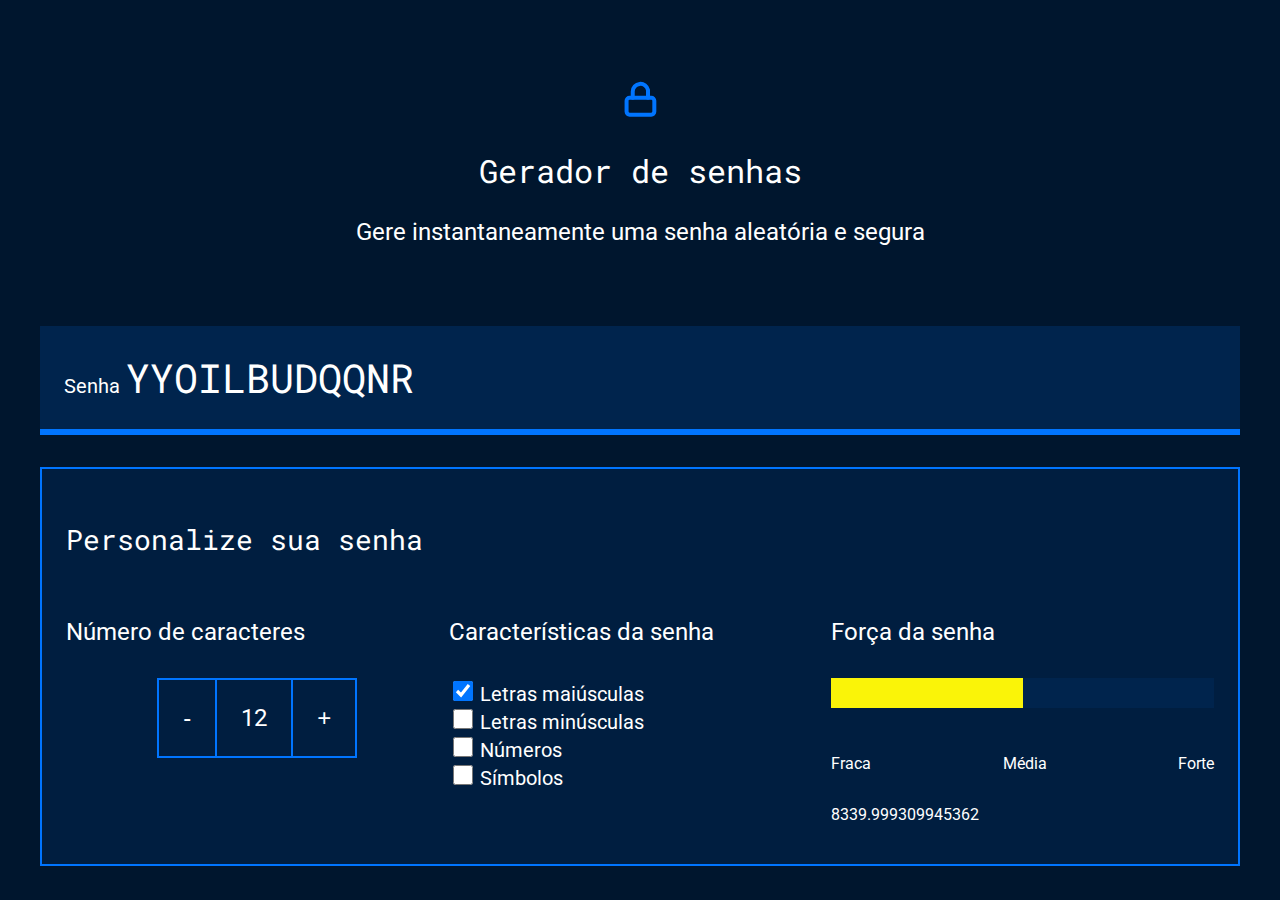
<file: index.html>
<!DOCTYPE html>
<html lang="pt-br">

<head>
    <meta charset="UTF-8">
    <meta name="viewport" content="width=device-width, initial-scale=1.0">
    <title>Gerador de senha</title>
    <link rel="stylesheet" href="style.css">
</head>

<body>
    <section class="conteudo">
        <div class="conteudo-titulo">
            <img src="unlock.svg" alt="cadeado fechado">
            <h2 class="titulo-principal">Gerador de senhas</h2>
            <h3 class="titulo-secundario">Gere instantaneamente uma senha aleatória e segura</h3>
        </div>
        <div class="conteudo-senha">
            <label for="senha">Senha</label>
            <input name="senha" type="text" id="campo-senha" readonly>
        </div>
        <div class="parametro">
            <h3 class="parametro-titulo">Personalize sua senha</h3>
            <div class="parametro-coluna__senha">
                <div class="parametro-senha">
                    <h4 class="parametro-senha__titulo">Número de caracteres</h4>
                    <div class="parametro-senha-botoes">
                        <button class="parametro-senha__botao">-</button>
                        <p class="parametro-senha__texto">12</p>
                        <button class="parametro-senha__botao">+</button>
                    </div>
                </div>               
                <div class="parametro-senha">
                    <h4 class="parametro-senha__titulo">Características da senha</h4>
                    <div class="parametro-senha-checkbox">
                        <input name="maiusculo" type="checkbox" class="checkbox" checked>
                        <label for="maiusculo">Letras maiúsculas</label>
                    </div>
                    <div class="parametro-senha-checkbox">
                        <input name="minusculo" type="checkbox" class="checkbox">
                        <label for="minusculo">Letras minúsculas</label>
                    </div>
                    <div class="parametro-senha-checkbox">
                        <input name="numero" type="checkbox" class="checkbox">
                        <label for="numero">Números</label>
                    </div>
                    <div class="parametro-senha-checkbox">
                        <input name="simbolo" type="checkbox" class="checkbox">
                        <label for="simbolo">Símbolos</label>
                    </div>
                </div>
                <div class="parametro-senha">
                    <h4 class="parametro-senha__titulo">Força da senha</h4>
                    <div class="barra"></div>
                    <div class="forca fraca"></div>
                    <div class="parametro-senha-textos">
                        <p>Fraca</p>
                        <p>Média</p>
                        <p>Forte</p>
                    </div>
                    <p class="entropia"></p>
                </div>
            </div>
        </div>
    </section>
    <script src="main.js"></script>
</body> 
</html>
</file>
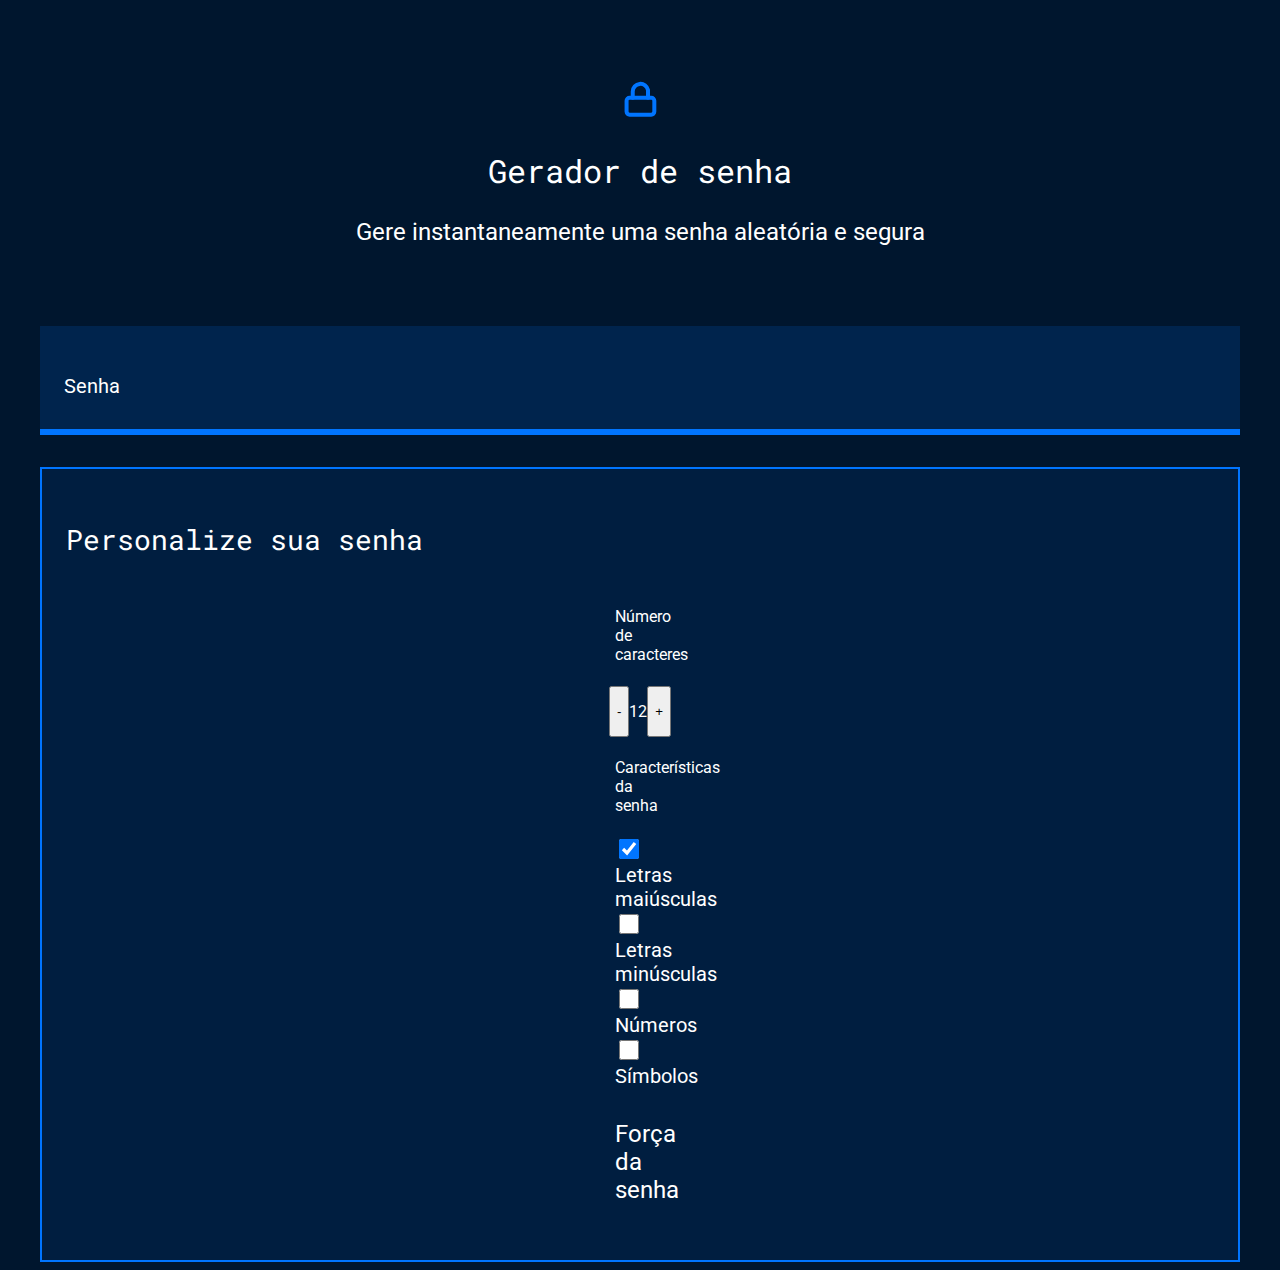
<file: Seguranca-main/index.html>
<!DOCTYPE html>
<html lang="pt-br">

<head>
    <meta charset="UTF-8">
    <meta name="viewport" content="width=device-width, initial-scale=1.0">
    <title>Gerador de senha</title>
    <link rel="stylesheet" href="style.css">
</head>

<body>
    <section class="conteudo">
        <div class="conteudo-titulo">
            <img src="unlock.svg" alt="cadeado fechado">
            <h2 class="titulo-principal">Gerador de senha</h2>
            <h3 class="titulo-secundario">Gere instantaneamente uma senha aleatória e segura</h3>
        </div>
        <div class="conteudo-senha">
            <label for="senha">Senha</label>
            <input name=" senha" type="text" id="campo-senha">
        </div>
        <div class="parametro">
            <h3 class="parametro-titulo">Personalize sua senha</h3>
            <div class="parametro-coluna_senha">
                <div class="parametro-senha">
                    <h4 class="parametro-senha__titulo">Número de caracteres</h4>
                    <div class="parametro-senha-botoes">
                    <button class="parametro-senha__botao">-</button>
                    <p class="parametro-senha__texto">12</p>
                    <button class="parametro-senha__botao">+</button>
                    </div>
                    <div class="parametro-senha">
                        <h4 class="parametro-senha__titulo">Características da senha</h4>
                        <div class="parametro-senha-checkbox">
                            <input name="maiusculo" type="checkbox" class="checkbox" checked>
                            <label for="maiusculo">Letras maiúsculas</label>
                        </div>
                        <div class="parametro-senha-checkbox">
                            <input name="minusculo" type="checkbox" class="checkbox">
                            <label for="minusculo">Letras minúsculas</label>
                        </div>
                        <div class="parametro-senha-checkbox">
                            <input name="numero" type="checkbox" class="checkbox">
                            <label for="numero">Números</label>
                        </div>
                        <div class="parametro-senha-checkbox">
                            <input name="simbolo" type="checkbox" class="checkbox">
                            <label for="simbolo">Símbolos</label>
                        </div>
                    </div>
                <div class="parametro-senha">
                    <h4 class=" parametro-senha_titulo">Força da senha</h4>
                </div>
            </div>
        </div>
    </section>
</body>

</html>
</file>
<file: style.css>
@import url('https://fonts.googleapis.com/css2?family=Roboto&family=Roboto+Mono&display=swap');

:root{
    --branco: white;
    --cor-de-fundo: #00162E;
    --fundo-senha: #00244D;
    --fundo-texto: #001E40;
    --borda: #0075FF;
    --roboto: 'Roboto', sans-serif;
    --roboto-mono: 'Roboto Mono', monospace;
}

*{
    font-weight: 400;
}

body{
    color: var(--branco);
    background-color: var(--cor-de-fundo);
    font-family: var(--roboto);
}

.titulo-principal{
    font-family: var(--roboto-mono);
    font-size: 32px;
}

.titulo-secundario{
    font-size: 24px;
}

.conteudo-titulo{
    text-align: center;
    margin-top: 80px;
}

.conteudo-senha{
    margin-top: 80px; 
    background: var(--fundo-senha);
    padding: 24px;
    border-bottom: 6px solid var(--borda);
}

#campo-senha{
    background-color: var(--fundo-senha);
    border: none;
    color: var(--branco);
    font-family: var(--roboto-mono);
    font-size: 40px;
    width: 70%;
}

#campo-senha:focus{
    outline: none;
}

.conteudo{
    max-width: 1200px;
    margin: 0 auto;
}

.parametro{
    background-color: var(--fundo-texto);
    border: 2px solid var(--borda);
    margin-top: 32px;
    padding: 24px;
}

.parametro-titulo{
    font-family: var(--roboto-mono);
    font-size: 28px;
}

.parametro-senha__titulo{
    font-size:24px;
}

.parametro-coluna__senha{
    display: flex;
    flex-direction: column;
    justify-content: center;
}
.parametro-senha{
    width: 50%;
    margin: 0 auto;
}

.parametro-senha-botoes{
    display: flex;
    justify-content: center;
}

.parametro-senha__botao{
    background-color: var(--fundo-texto);
    color: var(--branco);
    border: 2px solid var(--borda);
    padding: 24px;
    font-size: 24px;
    cursor: pointer;
}
.parametro-senha__texto{
    padding: 24px;
    border-top: 2px solid var(--borda);
    border-bottom: 2px solid var(--borda);
    margin: 0;
    font-size: 24px;
}

label{
    font-size: 20px;
}

.checkbox{
    width: 20px;
    height: 20px;
    cursor: pointer;
}

.barra{
    background-color: var(--fundo-senha);
    height: 30px;
    width: 100%;
}
.forca{
    height: 30px;
    position: relative;
    bottom: 30px;
}
.fraca{
    width: 25%;
    background-color: #E71B32; 
}
.media{
    background-color: #FAF408;
    width: 50%;
}
.forte{
    background-color: #00FF85;
    width: 100%;
}

.parametro-senha-textos{
    display: flex;
    justify-content: space-between;
}


@media screen and (min-width: 768px) {
    .parametro-coluna__senha{
        flex-direction: row;
    }
}
</file>
<file: Seguranca-main/style.css>
@import url('https://fonts.googleapis.com/css2?family=Roboto&family=Roboto+Mono&display=swap');
:root{
    --branco: white;
    --cor-de-fundo: #00162E;
    --fundo-senha: #00244D;
    --fundo-texto: #001E40;
    --borda: #0075FF;
    --roboto: 'Roboto', sans-serif;
    --roboto-mono: 'Roboto Mono', monospace;
}

*{
    font-weight: 400;
}

body{ 
    color: var(--branco);
    background-color: var(--cor-de-fundo);
    font-family: var(--roboto);
}

.titulo-principal{
    font-family: var(--roboto-mono);
    font-size: 32px;
}

.titulo-secundario{
    font-size: 24px;

}

.conteudo-titulo{
    text-align: center;
    margin-top: 80px;
}

.conteudo-senha{
    margin-top: 80px;
    background-color: var(--fundo-senha);
    padding: 24px;
    border-bottom: 6px solid var(--borda);
}

#campo-senha{
    background-color: var(--fundo-senha);
    border: none;
    color: var(--branco);
    font-family: var(--roboto-mono);
    font-size: 40px;
    width: 70%;
}

#campo-senha:focus{
    outline: none;
}

.conteudo{
    max-width: 1200px;
    margin: 0 auto;
}

.parametro{
    background-color: var(--fundo-texto);
    border: 2px solid var(--borda);
    margin-top: 32px;
    padding: 24px;
}

.parametro-titulo{
    font-family: var(--roboto-mono);
    font-size: 28px;
}

.parametro-senha_titulo{
font-size: 24px;
}

.parametro-coluna_senha{
    display: flex;
    flex-direction: column;
    justify-content: center;
}

.parametro-senha{
    width: 50px;
    margin: 0 auto;
}

label{
    font-size: 20px;
}

.checkbox{
    width: 20px;
    height: 20px;
    cursor: pointer;
}

@media screen and (min-width: 768px) {
    .parametro-coluna_senha{
        flex-direction: row;
    }

    
}

.parametro-senha-botoes{
    display: flex;
    justify-content: center;
}

.parametro-senha_botao{
    background-color: var(--fundo-texto);
    color: var(--branco);
    border: 2px solid var(--borda);
    padding: 24px;
}

.parametro-senha_texto{
    padding: 24px;
    border-top: 2px solid var(--borda);
    border-bottom: 2px solid var(--borda);
    margin: 0;
    font-size: 24px;
}

.parametro-senha_botao{
    background-color: var(--fundo-texto);
    color: var(--branco);
    border: 2px solid var(--borda);
    padding: 24px;
    font-size: 24px;
    cursor: pointer;
}
</file>
